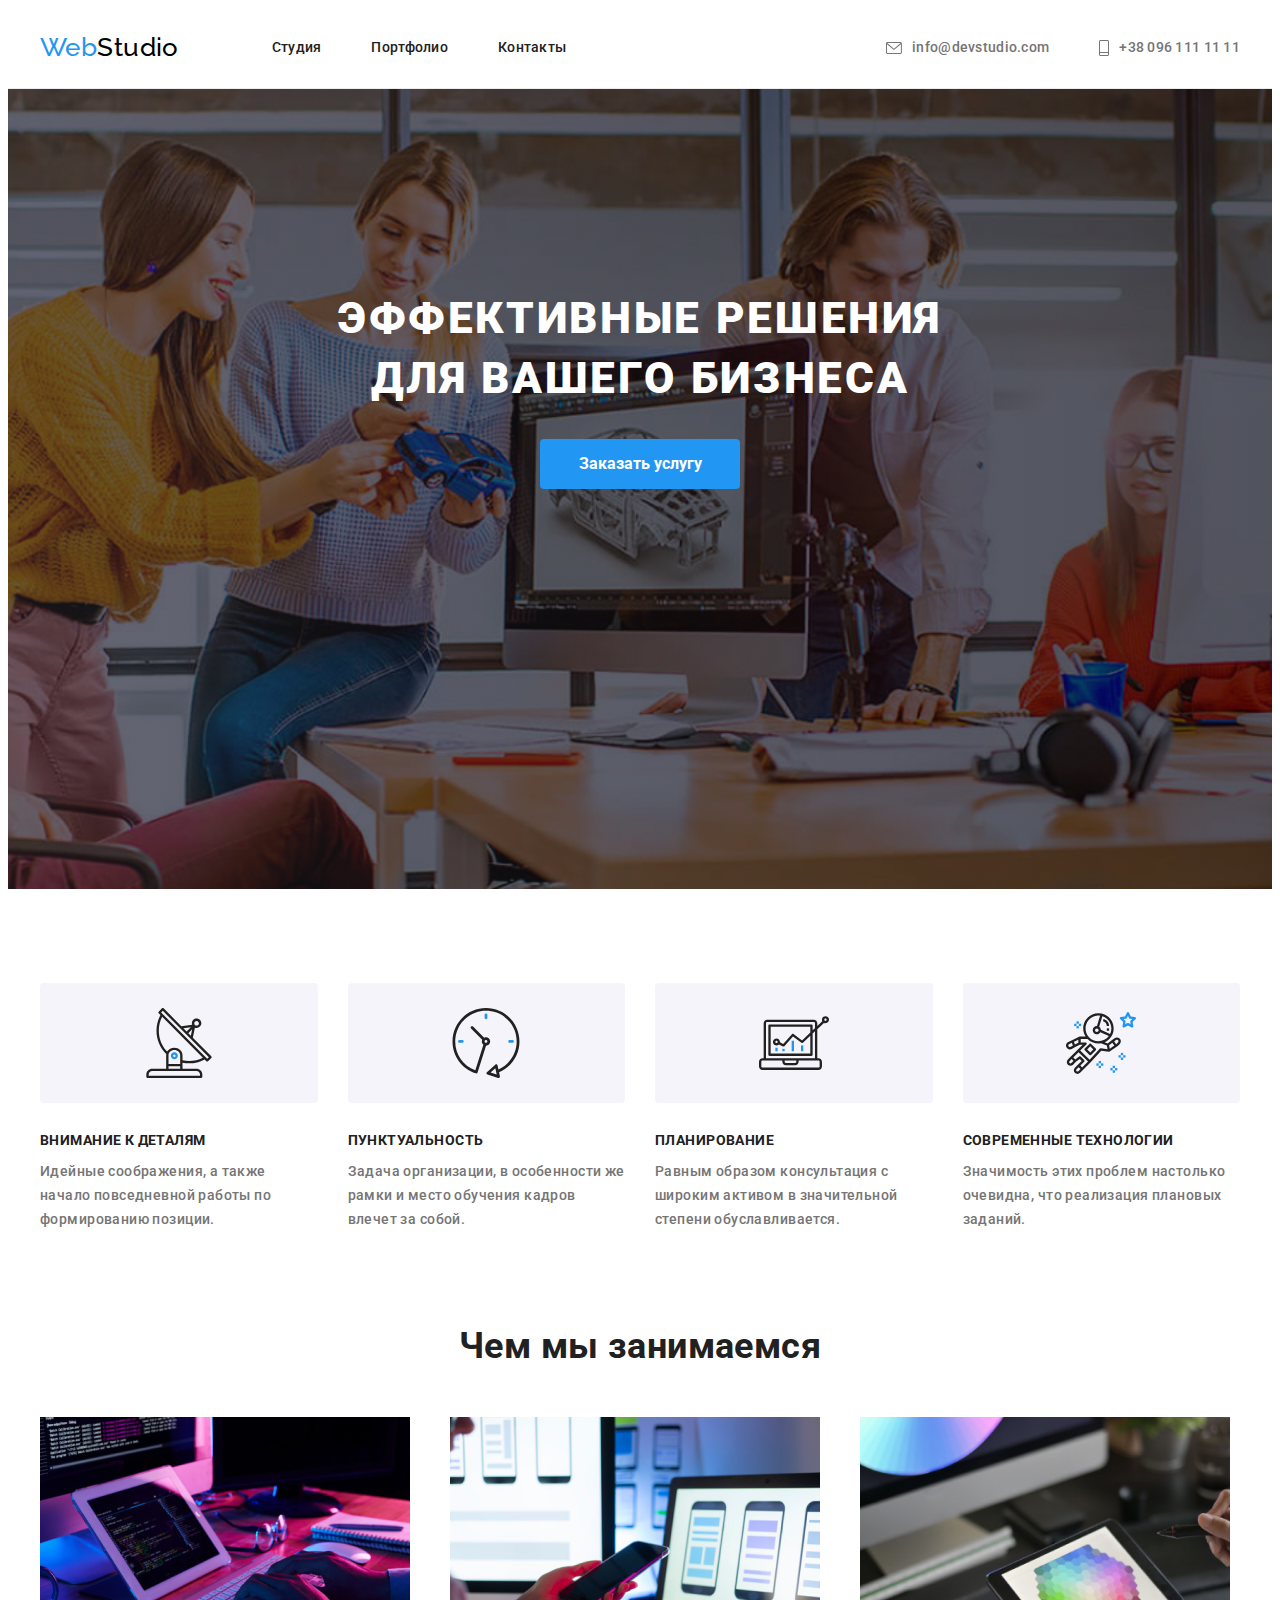
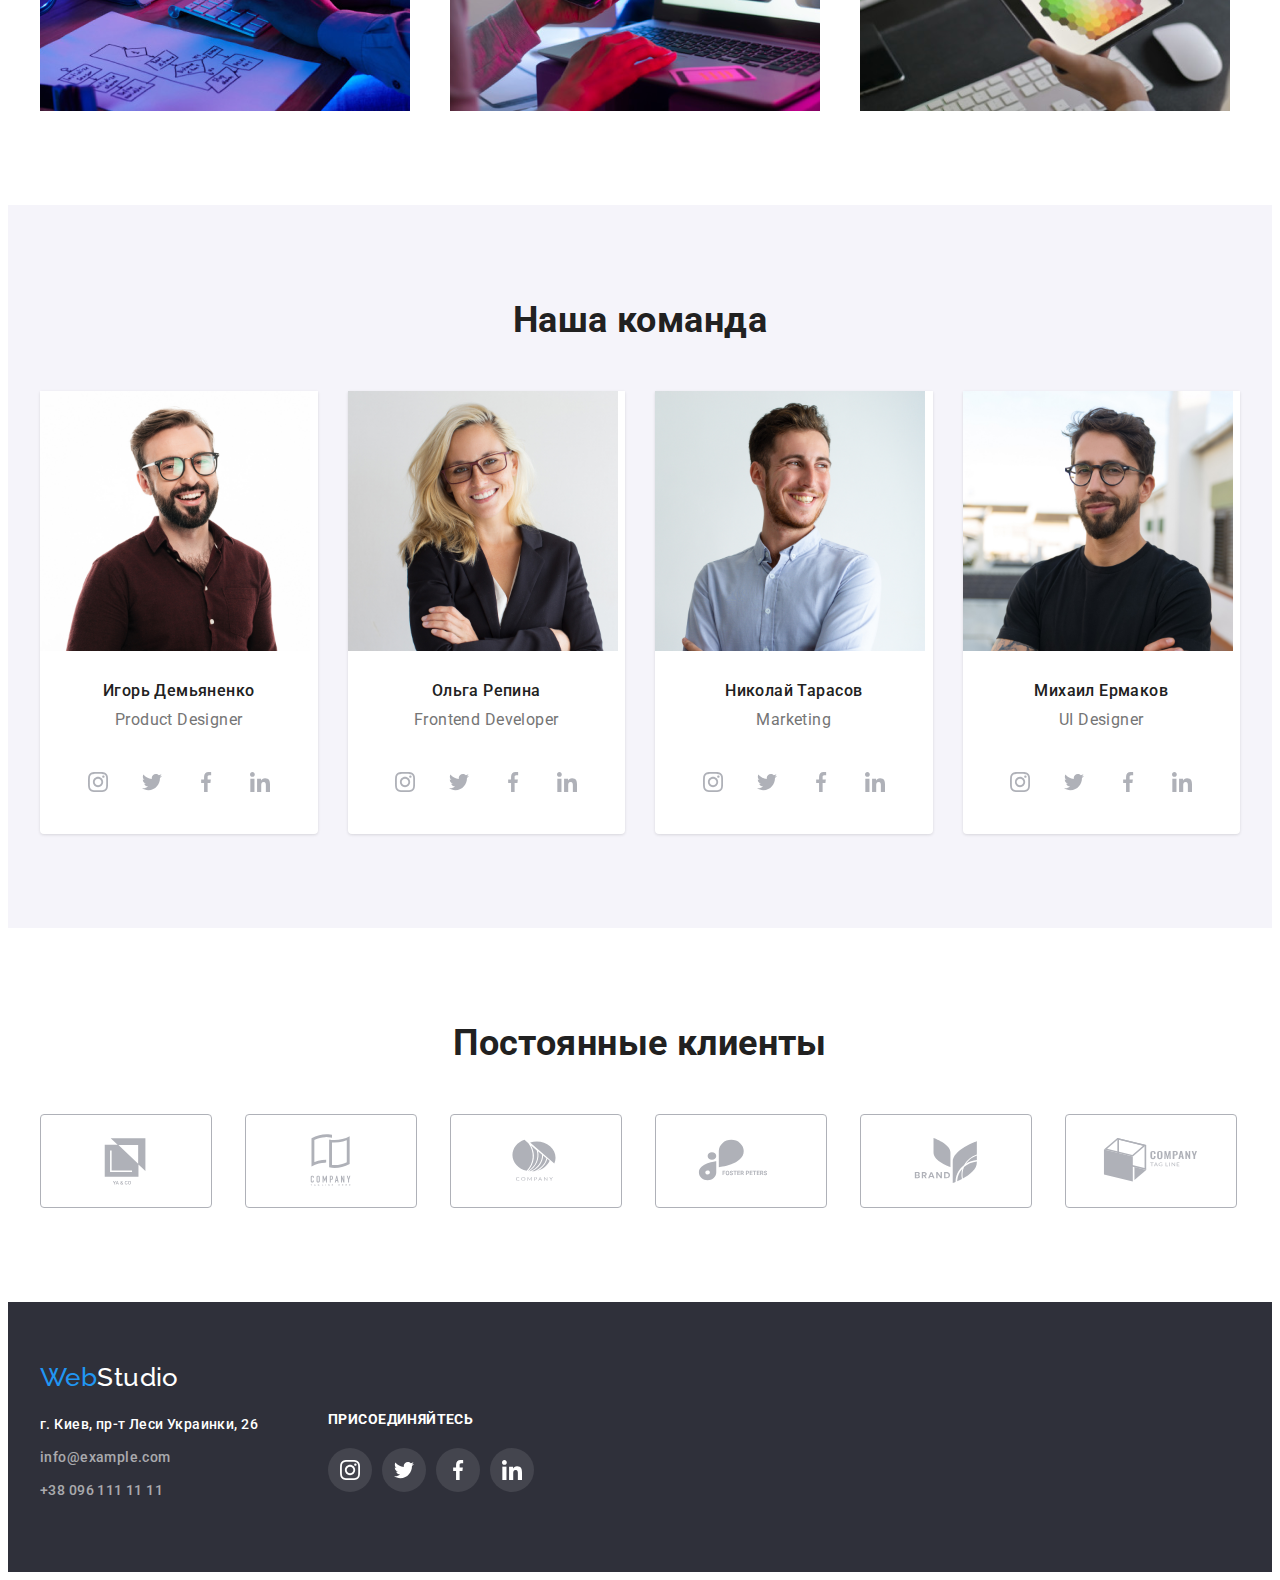
<file: index.html>
<!DOCTYPE html>
<html lang="ru">

<head>
    <meta charset="UTF-8">
    <meta http-equiv="X-UA-Compatible" content="IE=edge">
    <meta name="viewport" content="width=device-width, initial-scale=1.0">
    <title>Studio</title>
    <link rel="preconnect" href="https://fonts.googleapis.com">
    <link rel="preconnect" href="https://fonts.gstatic.com" crossorigin>
    <link
        href="https://fonts.googleapis.com/css2?family=Raleway:wght@700&family=Roboto:wght@400;500;700;900&display=swap"
        rel="stylesheet">
    <link rel="stylesheet" href="https://cdnjs.cloudflare.com/ajax/libs/modern-normalize/1.1.0/modern-normalize.min.css"
        integrity="sha512-wpPYUAdjBVSE4KJnH1VR1HeZfpl1ub8YT/NKx4PuQ5NmX2tKuGu6U/JRp5y+Y8XG2tV+wKQpNHVUX03MfMFn9Q=="
        crossorigin="anonymous" referrerpolicy="no-referrer" />
    <link rel="stylesheet" href="./css/style.css">
</head>

<body>
    <!--Шапка-->
    <header class="header-box">
        <div class="container main">
            <!--Навигация-->
            <nav class="nav">
                <a href="./index.html" class="link-logo" lang="en">
                    <span class="logo">Web</span>Studio
                </a>
                <ul class="nav-links list">
                    <li class="nav-item"> <a href="./index.html" class="nav-link">Студия</a> </li>
                    <li class="nav-item"> <a href="./portfolio.html" class="nav-link">Портфолио</a> </li>
                    <li class="nav-item"> <a href="" class="nav-link">Контакты</a></li>
                </ul>
            </nav>
            <!--Контакты-->
            <ul class="contacts-section list">
                <li class="item">
                    <a href="mailto:info@devstudio.com" class="contact" lang="en">
                        <svg class="contact-icon" width="16" height="12">
                            <use href="./photo/symbol-defs.svg#icon-envelope-hover"></use>
                        </svg>
                        info@devstudio.com</a>
                </li>
                <li class="item"><a href="tel:+38-096-111-11-11" class="contact"><svg class="contact-icon" width="10"
                            height="16">
                            <use href="./photo/symbol-defs.svg#icon-Vector-1"></use>
                        </svg>+38 096 111 11 11</a></li>
            </ul>
        </div>
    </header>
    <main>
        <!--Банер-->
        <section class="section-decision">
            <div class="overlay">
                <h1 class="decision">Эффективные решения <br> для вашего бизнеса</h1>
                <button type="button" class="decision-button">Заказать услугу</button>
            </div>
        </section>
        <!--Особенности-->
        <section class="section-features">
            <div class="container">

                <ul class="features-item list">
                    <li class="feature-item">
                        <div class="feature-thumb"> <svg class="feature-icon" width="70" height="70">
                                <use href="./photo/symbol-defs.svg#icon-antenna-1"></use>
                            </svg>
                        </div>
                        <h3 class=" feature-title">Внимание к деталям</h3>
                        <p class="feature-text">Идейные соображения, а также начало повседневной работы по
                            формированию
                            позиции.</p>
                    </li>
                    <li class="feature-item">
                        <div class="feature-thumb">
                            <svg class="feature-icon" width="70" height="70">
                                <use href="./photo/symbol-defs.svg#icon-clock-1"></use>
                            </svg>
                        </div>
                        <h3 class="feature-title">Пунктуальность</h3>
                        <p class="feature-text">Задача организации, в особенности же рамки и место обучения
                            кадров
                            влечет за
                            собой.
                        </p>
                    </li>
                    <li class="feature-item">
                        <div class="feature-thumb">
                            <svg class="feature-icon" width="70" height="70">
                                <use href="./photo/symbol-defs.svg#icon-diagram-1"></use>
                            </svg>
                        </div>
                        <h3 class="feature-title">Планирование</h3>
                        <p class="feature-text">Равным образом консультация с широким активом в значительной степени
                            обуславливается.</p>
                    </li>
                    <li class="feature-item">
                        <div class="feature-thumb">
                            <svg class="feature-icon" width="70" height="70">
                                <use href="./photo/symbol-defs.svg#icon-astronaut-1"></use>
                            </svg>
                        </div>
                        <h3 class="feature-title">Современные технологии</h3>
                        <p class="feature-text">Значимость этих проблем настолько очевидна, что реализация плановых
                            заданий.
                        </p>
                    </li>
                </ul>
            </div>
        </section>
        <!--Чем мы занимаемся-->
        <section class="section-works">
            <div class="container">
                <h2 class="work-list"> Чем мы занимаемся</h2>

                <ul class="work-item list">
                    <li class="work-photo"><img src="./photo/box1.png" alt="Верстка_сайта" width="370" height="294">
                    </li>
                    <li class="work-photo"><img src="./photo/box2.png" alt="Контент_разработка" width="370"
                            height="294">
                    </li>
                    <li class="work-photo"><img src="./photo/box3.png" alt="Разработка_дизайна_сайта" width="370"
                            height="294"></li>
                </ul>
            </div>
        </section>
        <!--Команда-->
        <section class="section-team">
            <div class="container">
                <h2 class="team-title"> Наша команда</h2>
                <ul class="team-list list">
                    <li class="team-info"><img src="./photo/img.jpg" alt="Дизайнер_проекта" class="team-photo"
                            width="270" height="270">
                        <div class="container-info">
                            <h3 class="team-name">Игорь Демьяненко </h3>
                            <p class="team-profession" lang="en">Product Designer</p>
                        </div>
                        <ul class="social-list list">
                            <li class="social-item">
                                <a href="" class="social-link">
                                    <svg class="social-icon" width="20" height="20">
                                        <use href="./photo/symbol-defs.svg#icon-instagram-2"></use>
                                    </svg>
                                </a>
                            </li>
                            <li class="social-item">
                                <a href="" class="social-link">
                                    <svg class="social-icon" width="20" height="20">
                                        <use href="./photo/symbol-defs.svg#icon-twitter-1"></use>
                                    </svg>
                                </a>
                            </li>
                            <li class="social-item">
                                <a href="" class="social-link">
                                    <svg class="social-icon" width="20" height="20">
                                        <use href="./photo/symbol-defs.svg#icon-facebook-1"></use>
                                    </svg>
                                </a>
                            </li>
                            <li class="social-item">
                                <a href="" class="social-link">
                                    <svg class="social-icon" width="20" height="20">
                                        <use href="./photo/symbol-defs.svg#icon-linkedin-1"></use>
                                    </svg>
                                </a>
                            </li>
                        </ul>
                    </li>
                    <li class="team-info"><img src="./photo/img(1).jpg" alt="Фронтенд-разработчик" class="team-photo"
                            width="270" height="270">
                        <div class="container-info">
                            <h3 class="team-name">Ольга Репина </h3>
                            <p class="team-profession" lang="en">Frontend Developer</p>
                        </div>
                        <ul class="social-list list">
                            <li class="social-item">
                                <a href="" class="social-link">
                                    <svg class="social-icon" width="20" height="20">
                                        <use href="./photo/symbol-defs.svg#icon-instagram-2"></use>
                                    </svg>
                                </a>
                            </li>
                            <li class="social-item">
                                <a href="" class="social-link">
                                    <svg class="social-icon" width="20" height="20">
                                        <use href="./photo/symbol-defs.svg#icon-twitter-1"></use>
                                    </svg>
                                </a>
                            </li>
                            <li class="social-item">
                                <a href="" class="social-link">
                                    <svg class="social-icon" width="20" height="20">
                                        <use href="./photo/symbol-defs.svg#icon-facebook-1"></use>
                                    </svg>
                                </a>
                            </li>
                            <li class="social-item">
                                <a href="" class="social-link">
                                    <svg class="social-icon" width="20" height="20">
                                        <use href="./photo/symbol-defs.svg#icon-linkedin-1"></use>
                                    </svg>
                                </a>
                            </li>
                        </ul>
                    </li>
                    <li class="team-info"><img src="./photo/img(2).jpg" alt="Маркетолог" class="team-photo" width="270"
                            height="270">
                        <div class="container-info">
                            <h3 class="team-name">Николай Тарасов </h3>
                            <p class="team-profession" lang="en">Marketing</p>
                        </div>
                        <ul class="social-list list">
                            <li class="social-item">
                                <a href="" class="social-link">
                                    <svg class="social-icon" width="20" height="20">
                                        <use href="./photo/symbol-defs.svg#icon-instagram-2"></use>
                                    </svg>
                                </a>
                            </li>
                            <li class="social-item">
                                <a href="" class="social-link">
                                    <svg class="social-icon" width="20" height="20">
                                        <use href="./photo/symbol-defs.svg#icon-twitter-1"></use>
                                    </svg>
                                </a>
                            </li>
                            <li class="social-item">
                                <a href="" class="social-link">
                                    <svg class="social-icon" width="20" height="20">
                                        <use href="./photo/symbol-defs.svg#icon-facebook-1"></use>
                                    </svg>
                                </a>
                            </li>
                            <li class="social-item">
                                <a href="" class="social-link">
                                    <svg class="social-icon" width="20" height="20">
                                        <use href="./photo/symbol-defs.svg#icon-linkedin-1"></use>
                                    </svg>
                                </a>
                            </li>
                        </ul>
                    </li>
                    <li class="team-info"><img src="./photo/img(3).jpg" alt="Креактивный_дизайнер" class="team-photo"
                            width="270" height="270">
                        <div class="container-info">
                            <h3 class="team-name">Михаил Ермаков </h3>
                            <p class="team-profession" lang="en">UI Designer</p>
                        </div>
                        <ul class="social-list list">
                            <li class="social-item">
                                <a href="" class="social-link">
                                    <svg class="social-icon" width="20" height="20">
                                        <use href="./photo/symbol-defs.svg#icon-instagram-2"></use>
                                    </svg>
                                </a>
                            </li>
                            <li class="social-item">
                                <a href="" class="social-link">
                                    <svg class="social-icon" width="20" height="20">
                                        <use href="./photo/symbol-defs.svg#icon-twitter-1"></use>
                                    </svg>
                                </a>
                            </li>
                            <li class="social-item">
                                <a href="" class="social-link">
                                    <svg class="social-icon" width="20" height="20">
                                        <use href="./photo/symbol-defs.svg#icon-facebook-1"></use>
                                    </svg>
                                </a>
                            </li>
                            <li class="social-item">
                                <a href="" class="social-link">
                                    <svg class="social-icon" width="20" height="20">
                                        <use href="./photo/symbol-defs.svg#icon-linkedin-1"></use>
                                    </svg>
                                </a>
                            </li>
                        </ul>
                    </li>
                </ul>
            </div>
        </section>
        <!-- Постоянные клиенты -->
        <section class="section-client">
            <div class="container">
                <h2 class="client-title">Постоянные клиенты</h2>
                <ul class="client-list list">
                    <li class="client-item">
                        <a href="" class="client-link">
                            <svg class="client-icon" width="106" height="60">
                                <use href="./photo/symbol-defs.svg#icon-Logo"></use>
                            </svg>
                        </a>
                    </li>
                    <li class="client-item">
                        <a href="" class="client-link">
                            <svg class="client-icon" width="106" height="60">
                                <use href="./photo/symbol-defs.svg#icon-Logo-1"></use>
                            </svg>
                        </a>
                    </li>
                    <li class="client-item">
                        <a href="" class="client-link">
                            <svg class="client-icon" width="106" height="60">
                                <use href="./photo/symbol-defs.svg#icon-Logo-2"></use>
                            </svg>
                        </a>
                    </li>
                    <li class="client-item">
                        <a href="" class="client-link">
                            <svg class="client-icon" width="106" height="60">
                                <use href="./photo/symbol-defs.svg#icon-Logo-3"></use>
                            </svg>
                        </a>
                    </li>
                    <li class="client-item">
                        <a href="" class="client-link">
                            <svg class="client-icon" width="106" height="60">
                                <use href="./photo/symbol-defs.svg#icon-Logo-4"></use>
                            </svg>
                        </a>
                    </li>
                    <li class="client-item">
                        <a href="" class="client-link">
                            <svg class="client-icon" width="106" height="60">
                                <use href="./photo/symbol-defs.svg#icon-Logo-5"></use>
                            </svg>
                        </a>
                    </li>
                </ul>
            </div>
        </section>
    </main>
    <!--Футер-->
    <footer class="section-footer">
        <div class="container">
            <a href="./index.html" class="link-logo" lang="en">
                <span class="logo">Web</span><span class="logo-white">Studio</span>
            </a>
        </div>
        <div class="container main">
            <address class="text-address">
                г. Киев, пр-т Леси Украинки, 26<br />
                <div class="mail"><a href="mailto:info@example.com" class="contact-footer"
                        lang="en">info@example.com</a>
                </div>
                <div class="tel"><a href="tel:+38-096-111-11-11" class="contact-footer">+38 096 111 11 11</a>
                </div>
            </address>
            <div class="footer-thumb">
                <h3 class="title-light">Присоединяйтесь</h3>
                <ul class="footer-soc-list list">
                    <li class="social-item">
                        <a href="" class="social-link secondary">
                            <svg class="social-icon secondary" width="20" height="20">
                                <use href="./photo/symbol-defs.svg#icon-instagram-2"></use>
                            </svg>
                        </a>
                    </li>
                    <li class="social-item">
                        <a href="" class="social-link secondary">
                            <svg class="social-icon secondary" width="20" height="20">
                                <use href="./photo/symbol-defs.svg#icon-twitter-1"></use>
                            </svg>
                        </a>
                    </li>
                    <li class="social-item">
                        <a href="" class="social-link secondary">
                            <svg class="social-icon secondary" width="20" height="20">
                                <use href="./photo/symbol-defs.svg#icon-facebook-1"></use>
                            </svg>
                        </a>
                    </li>
                    <li class="social-item">
                        <a href="" class="social-link secondary">
                            <svg class="social-icon secondary" width="20" height="20">
                                <use href="./photo/symbol-defs.svg#icon-linkedin-1"></use>
                            </svg>
                        </a>
                    </li>
                </ul>
            </div>
        </div>
    </footer>
</body>

</html>
</file>
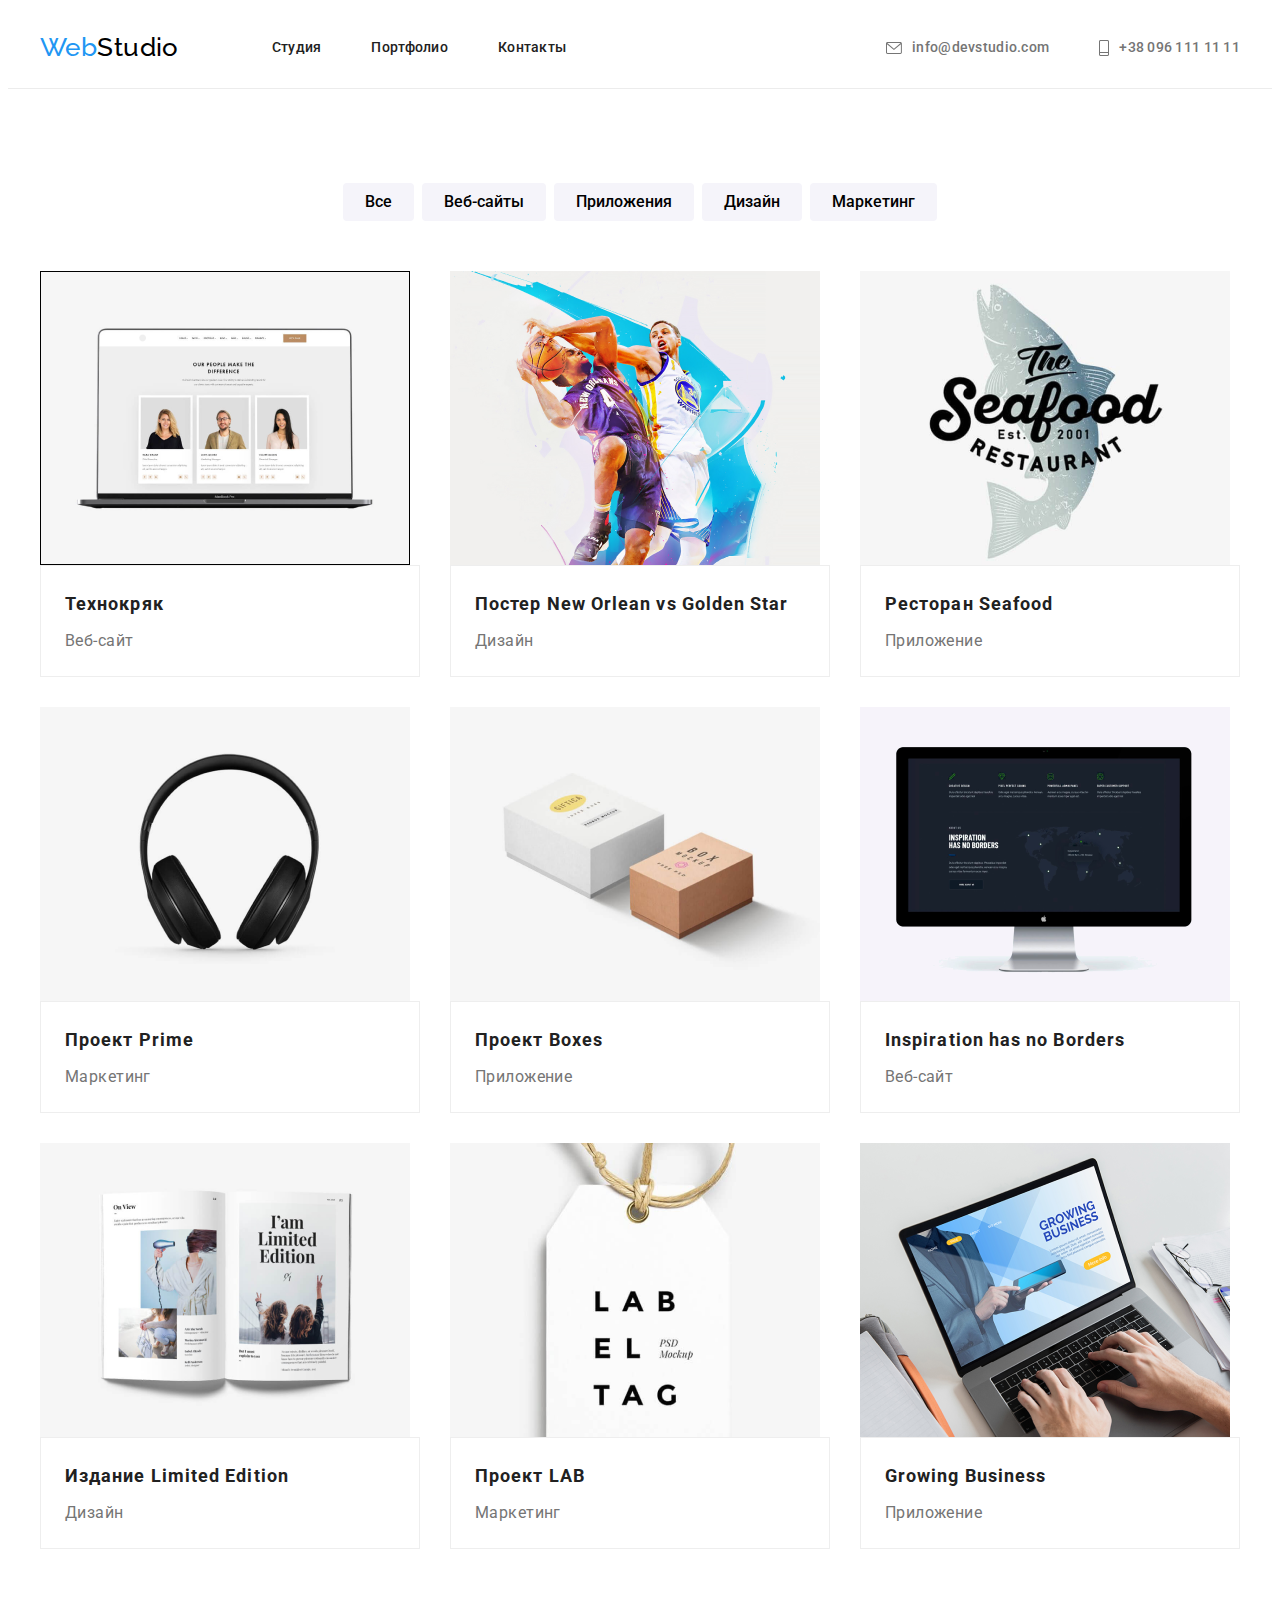
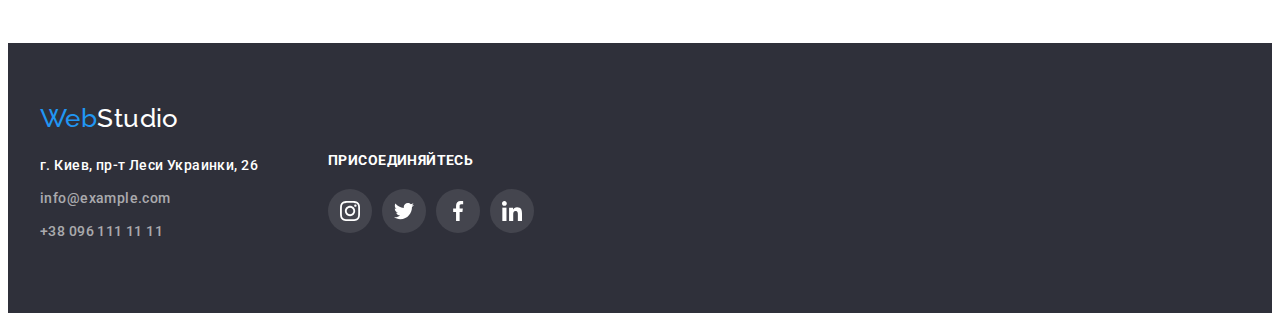
<file: portfolio.html>
<!DOCTYPE html>
<html lang="ru">

<head>
    <meta charset="UTF-8">
    <meta http-equiv="X-UA-Compatible" content="IE=edge">
    <meta name="viewport" content="width=device-width, initial-scale=1.0">
    <title>Portfolio</title>
    <link rel="preconnect" href="https://fonts.googleapis.com">
    <link rel="preconnect" href="https://fonts.gstatic.com" crossorigin>
    <link
        href="https://fonts.googleapis.com/css2?family=Raleway:wght@700&family=Roboto:wght@400;500;700;900&display=swap"
        rel="stylesheet">
    <link rel="stylesheet" href="https://cdnjs.cloudflare.com/ajax/libs/modern-normalize/1.1.0/modern-normalize.min.css"
        integrity="sha512-wpPYUAdjBVSE4KJnH1VR1HeZfpl1ub8YT/NKx4PuQ5NmX2tKuGu6U/JRp5y+Y8XG2tV+wKQpNHVUX03MfMFn9Q=="
        crossorigin="anonymous" referrerpolicy="no-referrer" />
    <link rel="stylesheet" href="./css/style.css">
</head>


<body>

    <!--Шапка-->
    <header class="header-box">
        <div class="container main">
            <!--Навигация-->
            <nav class="nav">
                <a href="./index.html" class="link-logo" lang="en">
                    <span class="logo">Web</span>Studio
                </a>
                <ul class="nav-links list">
                    <li class="nav-item"> <a href="./index.html" class="nav-link">Студия</a> </li>
                    <li class="nav-item"> <a href="./portfolio.html" class="nav-link">Портфолио</a> </li>
                    <li class="nav-item"> <a href="" class="nav-link">Контакты</a></li>
                </ul>
            </nav>
            <!--Контакты-->
            <ul class="contacts-section list">
                <li class="item">
                    <a href="mailto:info@devstudio.com" class="contact" lang="en">
                        <svg class="contact-icon" width="16" height="12">
                            <use href="./photo/symbol-defs.svg#icon-envelope-hover"></use>
                        </svg>
                        info@devstudio.com</a>
                </li>
                <li class="item"><a href="tel:+38-096-111-11-11" class="contact"><svg class="contact-icon" width="10"
                            height="16">
                            <use href="./photo/symbol-defs.svg#icon-Vector-1"></use>
                        </svg>+38 096 111 11 11</a></li>
            </ul>
        </div>
    </header>
    <main>
        <!--Кнопки-->
        <section class="portfolio">
            <div class="container">
                <ul class="button-list list">
                    <li class="item"><button type="button" class="btn">Все</button></li>
                    <li class="item"><button type="button" class="btn">Веб-сайты</button></li>
                    <li class="item"><button type="button" class="btn">Приложения</button></li>
                    <li class="item"><button type="button" class="btn">Дизайн</button></li>
                    <li class="item"><button type="button" class="btn">Маркетинг</button></li>
                </ul>
                <ul class="flex-box list">
                    <li class="flex-element">
                        <article class="project-link"><img src="./photo_portfolio/img-1.png" alt="Три менеджера"
                                width="370">
                            <div class="content-project">
                                <h2 class="projekt-title">Технокряк</h2>
                                <p class="projekt-work">Веб-сайт</p>
                            </div>
                        </article>
                    </li>
                    <li class="flex-element">
                        <article class="project-link"><img src="./photo_portfolio/img-2.png" alt="Баскетболисты"
                                width="370">
                            <div class="content-project">
                                <h2 class="projekt-title">Постер New Orlean vs Golden Star</h2>
                                <p class="projekt-work">Дизайн</p>
                            </div>
                        </article>
                    </li>
                    <li class="flex-element">
                        <article class="project-link"><img src="./photo_portfolio/img-3.png" alt="Рыбный_ресторан"
                                width="370">
                            <div class="content-project">
                                <h2 class="projekt-title">Ресторан Seafood</h2>
                                <p class="projekt-work">Приложение</p>
                            </div>
                        </article>
                    </li>
                    <li class="flex-element">
                        <article class="project-link"><img src="./photo_portfolio/img-4.png" alt="Наушники" width="370">
                            <div class="content-project">
                                <h2 class="projekt-title">Проект Prime</h2>
                                <p class="projekt-work">Маркетинг</p>
                            </div>
                        </article>
                    </li>
                    <li class="flex-element">
                        <article class="project-link"><img src="./photo_portfolio/img-5.png" alt="Боксы" width="370">
                            <div class="content-project">
                                <h2 class="projekt-title">Проект Boxes</h2>
                                <p class="projekt-work">Приложение</p>
                            </div>
                        </article>
                    </li>
                    <li class="flex-element">
                        <article class="project-link"><img src="./photo_portfolio/img-6.png" alt="Монитор" width="370">
                            <div class="content-project">
                                <h2 class="projekt-title">Inspiration has no Borders</h2>
                                <p class="projekt-work">Веб-сайт</p>
                            </div>
                        </article>
                    </li>
                    <li class="flex-element">
                        <article class="project-link"><img src="./photo_portfolio/img-7.png" alt="Журнал" width="370">
                            <div class="content-project">
                                <h2 class="projekt-title">Издание Limited Edition</h2>
                                <p class="projekt-work">Дизайн</p>
                            </div>
                        </article>
                    </li>
                    <li class="flex-element">
                        <article class="project-link"><img src="./photo_portfolio/img-8.png" alt="Ярлык" width="370">
                            <div class="content-project">
                                <h2 class="projekt-title">Проект LAB</h2>
                                <p class="projekt-work">Маркетинг</p>
                            </div>
                        </article>
                    </li>
                    <li class="flex-element">
                        <article class="project-link"><img src="./photo_portfolio/img-9.png" alt="Ноутбук" width="370">
                            <div class="content-project">
                                <h2 class="projekt-title">Growing Business</h2>
                                <p class="projekt-work">Приложение</p>
                            </div>
                        </article>
                    </li>
                </ul>
            </div>
        </section>

    </main>
    <!--Футер-->
    <footer class="section-footer">
        <div class="container">
            <a href="./index.html" class="link-logo" lang="en">
                <span class="logo">Web</span><span class="logo-white">Studio</span>
            </a>
        </div>
        <div class="container main">
            <address class="text-address">
                г. Киев, пр-т Леси Украинки, 26<br />
                <div class="mail"><a href="mailto:info@example.com" class="contact-footer"
                        lang="en">info@example.com</a>
                </div>
                <div class="tel"><a href="tel:+38-096-111-11-11" class="contact-footer">+38 096 111 11 11</a>
                </div>
            </address>
            <div class="footer-thumb">
                <h3 class="title-light">Присоединяйтесь</h3>
                <ul class="footer-soc-list list">
                    <li class="social-item">
                        <a href="" class="social-link secondary">
                            <svg class="social-icon secondary" width="20" height="20">
                                <use href="./photo/symbol-defs.svg#icon-instagram-2"></use>
                            </svg>
                        </a>
                    </li>
                    <li class="social-item">
                        <a href="" class="social-link secondary">
                            <svg class="social-icon secondary" width="20" height="20">
                                <use href="./photo/symbol-defs.svg#icon-twitter-1"></use>
                            </svg>
                        </a>
                    </li>
                    <li class="social-item">
                        <a href="" class="social-link secondary">
                            <svg class="social-icon secondary" width="20" height="20">
                                <use href="./photo/symbol-defs.svg#icon-facebook-1"></use>
                            </svg>
                        </a>
                    </li>
                    <li class="social-item">
                        <a href="" class="social-link secondary">
                            <svg class="social-icon secondary" width="20" height="20">
                                <use href="./photo/symbol-defs.svg#icon-linkedin-1"></use>
                            </svg>
                        </a>
                    </li>
                </ul>
            </div>
        </div>
    </footer>
</body>

</html>
</file>
<file: css/style.css>
body{
 font-family: 'Roboto', sans-serif;
 color: #212121;
 letter-spacing: 0.03em;
 font-weight: 500;
  font-size: 14px;
  line-height: 1.14;
}
:root{
--brand-color: #2196F3
} 

h1,
h2,
h3,
p,
ul {
  margin-top: 0;
  margin-bottom: 0;
}

img {
  display: block;
  max-width: 100%;
  height: auto;
}

ul{
list-style: none;
} 

/*Студия*/

/* Навигация */

.header-box {
    border-bottom: 1px solid #ececec;
}
.container {
    width: 1200px;
    padding-right: 15px;
    padding-left: 15px;
    margin-right: auto;
    margin-left: auto; 
}
.main {
    display: flex;
    align-items: center;
}

 .nav {
     display: flex;
     justify-items: center;
     align-items: center;
     flex-wrap: wrap;
 }    
.list {
  padding: 0;
  margin: 0;
  list-style: none;
}

.link-logo{
    font-family: Raleway;
    font-weight: 700px;
    color: #000 ;
    font-size: 26px;
    line-height: 1.2;
    text-decoration: none;

    flex-direction: row;
    justify-content: center;
    align-items: center;
    flex-wrap: wrap;

}
.logo{
    color: var(--brand-color) ;
    
}
.nav-links{
  display: flex;
  margin-left: 93px;
 
}

.nav-links,
.nav-item:not(:last-child) {
  margin-right: 50px;
}
.nav-links .nav-link{
    font-weight: 500;
    font-size: 14px;
    line-height: 1.14;
    letter-spacing: 0.02em;
    text-decoration: none;
    color: #212121;

    display: block;
    padding-top: 32px;
    padding-bottom: 32px;
    }
.nav-link:focus,
.nav-link:hover {
    color: var(--brand-color)
}


/* Контакты */
.contacts-section{
    display: flex;
  margin-left: auto;
}
.contacts-section .item:not(:last-child) {
  margin-right: 50px;
}

.contacts-section .contact{
   
    letter-spacing: 0.02em;
    text-decoration: none; 
    color: #757575;
    padding-top: 32px;
    padding-bottom: 32px;
}
.contact{
display: flex;
align-items: center;
}
.contact:focus,
.contact:hover{
    color: var(--brand-color);
       }

.contact-icon {
  margin-right: 10px;
  fill: currentColor;
}
.contact-icon:focus,
.contact-icon:hover {
    fill: var(--brand-color);
    }


/* Банер */

.overlay {

}
.section-decision{
   
    text-align: center;
}
.overlay{ 
    padding-top: 200px;
    margin-left: auto;
    margin-right: auto;
    max-width: 1600px;
    min-height: 600px;

   background-image: linear-gradient(
        to right,
        rgba(47, 48, 58, 0.4),
        rgba(4, 4, 5, 0.4)
      ),
      url("../photo/overlay.jpg");
    background-color:  #2f303a;
    background-repeat: no-repeat;
    background-position: center;
    background-size: cover;
}

.decision{
    font-weight: 900;
    font-size: 44px;
    line-height: 1.36;
    letter-spacing: 0.06em;
    text-transform: uppercase;
    color: #fff;
    margin-bottom: 30px;
 
}
.decision-button{
 background-color: var(--brand-color);
 font-family: inherit;
 color: #fff;
 font-weight: bold;
 font-size: 16px;
 line-height: 1.87;
 background-color: var(--brand-color);

  min-width: 200px;
  padding-right: 32px;
  padding-top: 10px;
  padding-bottom: 10px;
  padding-left: 32px;
  
}
button{
  border-radius: 4px;
  border-style: none;
  cursor: pointer;


}
/*Особенности*/
.section-features{
    padding-top: 94px;
    padding-bottom: 94px;
}

.features-item{
    display: flex;
    flex-wrap: wrap;
    margin-top: calc(-1 * 30px);
    margin-left: calc(-1 *30px);
}
.feature-item{
flex-basis: calc(100% / 4 - 30px);
  margin-top: 30px;
  margin-left: 30px;
}
.feature-thumb{
display: flex;
  height: 120px;
  margin-bottom: 30px;
  justify-content: center;
  align-items: center;

  background-color: #f5f4fa;
  border-radius: 4px;
}
.feature-title{
    
    font-size: 14px;
    line-height: 1.14;
    text-transform: uppercase;
    margin-bottom: 10px;
    font-weight: 700;
    font-size: 14px;
}
.feature-text {
    font-size: 14px;
    line-height: 24px;
    color: #757575;
}

/*Чем мы занимаемся*/

.section-works{
  padding-bottom: 94px;
  padding-top: 0;
  
}

.work-list {
    font-weight: 700;
    font-size: 36px;
    line-height: 1.17;
    text-align: center;
    margin-bottom: 50px;
  }

.work-item {
  display: flex;
  flex-wrap: wrap;
  margin-top: 30px;
  margin-top: calc(-1 * 30px);
    margin-left: calc(-1 * 30px);

}

.work-photo {
    flex-basis: calc(100% / 3 - 30px);
    margin-top: 30px;
    margin-left:30px;
}

/*Команда*/
.section-team{
    background-color: #F5F4FA;
    padding-top: 94px;
    padding-bottom: 94px;
    
}

.team-title, .client-title {
    font-weight: 700;
    font-size: 36px;
    line-height: 1.17;
    text-align: center;
    margin-bottom: 50px;
   }

.team-list{
  display: flex;
  flex-wrap: wrap;
  margin-top: calc(-1*30px);
  margin-left: calc(-1*30px);
  
}

.team-list > .team-info{
    flex-basis: calc(100% / 4 - 30px);
    margin-top: 30px;
    margin-left: 30px;
}
.team-list .team-info{
    box-shadow: 0px 1px 3px rgba(0, 0, 0, 0.12);
    border-radius: 0px 0px 4px 4px;
    overflow: hidden;
    background-color:#fff
}

.container-info{
padding-top: 30px;
padding-bottom: 30px;

}
.team-name{
    font-weight: 500;
    font-size: 16px;
    line-height: 1.2;
    text-align: center;
    margin-bottom: 10px;
}
.team-profession{
    font-weight: normal;
    font-size: 16px;
    line-height: 1.2;
    text-align: center;
    color: #757575;
    
}
.social-list {
  display: flex;
  justify-content: center;
  padding-bottom: 30px;
}

.social-link {
  display: flex;
  justify-content: center;
  align-items: center;
  width: 44px;
  height: 44px;
}

.social-list .social-item:not(:last-child) {
  margin-right: 10px;
}
.social-icon {
  fill: #afb1b8;
}

.social-link:hover .social-icon,
.social-link:focus .social-icon {
  fill: #fff;
}

.social-link:hover,
.social-link:focus {
  background-color: var(--brand-color);
  border-radius: 50%;
}

/*Постоянные клиенты*/

.section-client{
  padding-top: 94px;
  padding-bottom: 94px;
}
.client-list {
  display: flex;
  flex-wrap: wrap;
  margin-top: calc(-1 * 30px);
  margin-left: calc(-1 * 30px);
}

.client-list > .client-item {
  flex-basis: calc(100% / 6 - 30px);
  margin-top: 30px;
  margin-left: 30px;
}

.client-link {
  display: flex;
  justify-content: center;
  align-items: center;
  width: 170px;
  height: 92px;
  border: 1px solid #afb1b8;
  border-radius: 4px;
}
.client-icon {
  fill: #afb1b8;
}

.client-link:hover .client-icon,
.client-link:focus .client-icon {
  fill: var(--brand-color);
}

.client-link:hover,
.client-link:focus {
  border: 1px solid var(--brand-color));
}

/*Футер*/
.section-footer{
    text-decoration: none;
    background: #2F303A;
    padding-top: 60px;
    padding-bottom: 60px;

}
.logo-white{
   color: #fff ;
    
}
.text-address{
    font-size: 14px;
    line-height: 1.71;
    color: #fff;
    text-decoration: none;
    font-style: normal;
    margin-top: 20px;
    margin-bottom: 9px;
}
.contact-footer{
font-weight: 400px;
font-size: 14px;
font-style: normal;
line-height: 1.71;
color: rgba(255, 255, 255, 0.6);
text-decoration: none;
letter-spacing: 3%;
margin-top: 9px;
}
.mail , .tel{
  margin-top: 9px;
}
.footer-thumb {
  display: flex;
  flex-wrap: wrap;
  flex-direction: column;
  margin-left: 70px;
  align-content: flex-start;
}

.title-light {
  margin-bottom: 20px;
  color: #fff;
  text-transform: uppercase;
  font-size: 14px;
  line-height: 1.14;
  font-style: normal;
}
.footer-soc-list {
  display: flex;
  align-items: center;
}
.social-list {
  display: flex;
  justify-content: center;
  padding-bottom: 30px;
}

.social-link {
  display: flex;
  justify-content: center;
  align-items: center;
  width: 44px;
  height: 44px;
}

.social-icon.secondary {
  fill: #fff;
}

.social-link.secondary {
  background-color: rgba(255, 255, 255, 0.1);
  border-radius: 50%;
}

.social-link.secondary:hover,
.social-link.secondary:focus {
  background-color: var(--brand-color);
}

.footer-soc-list .social-item:not(:last-child) {
  margin-right: 10px;
}
/*Портфолио*/

/*Кнопки-навигации*/

.portfolio{
   padding-top: 94px;
   padding-bottom: 94px;
}
.button-list{
  display: flex;
  flex-wrap: wrap;
  margin-bottom: 50px;
  justify-content: center;

}

.button-list .item:not(:last-child) {
  margin-right: 8px;
}


.btn {
    font-family: inherit;
    font-weight: 500;
    font-size: 16px;
    line-height: 1.63;
    background-color: #F5F4FA;

    padding-top: 6px;
    padding-right: 22px;
    padding-bottom: 6px;
    padding-left: 22px;
  }

button:focus,
button:hover{
color: #fff;
background-color: var(--brand-color);
}
.flex-box{
  display: flex;
  flex-wrap: wrap;
  margin-top: calc(-1 * 30px);
  margin-left: calc(-1 * 30px);
}
.flex-box > .flex-element {
  flex-basis: calc(100% / 3 - 30px);
  margin-top: 30px;
  margin-left: 30px;
}
.flex-element .list .btn {
  margin-bottom: 50px;
}
.flex-element:hover,
.flex-element:focus {
  box-shadow: 0px 1px 1px rgba(0, 0, 0, 0.12),
    0px 4px 4px rgba(0, 0, 0, 0.06), 1px 4px 6px rgba(0, 0, 0, 0.16);;
}
.content-project {
  padding-top: 20px;
  padding-right: 24px;
  padding-bottom: 20px;
  padding-left: 24px;
  border: 1px solid #eeeeee;
}
.projekt-link{
 text-decoration: none;
}

.projekt-title{
  font-weight: 700;
  font-size: 18px;
  line-height: 2.0;
  margin-bottom: 4px;
  letter-spacing: 0.06em;
  
}
.projekt-work{
font-family: Roboto;
font-weight: 400;
font-size: 16px;
line-height: 1.87;
color: #757575;
}
</file>
